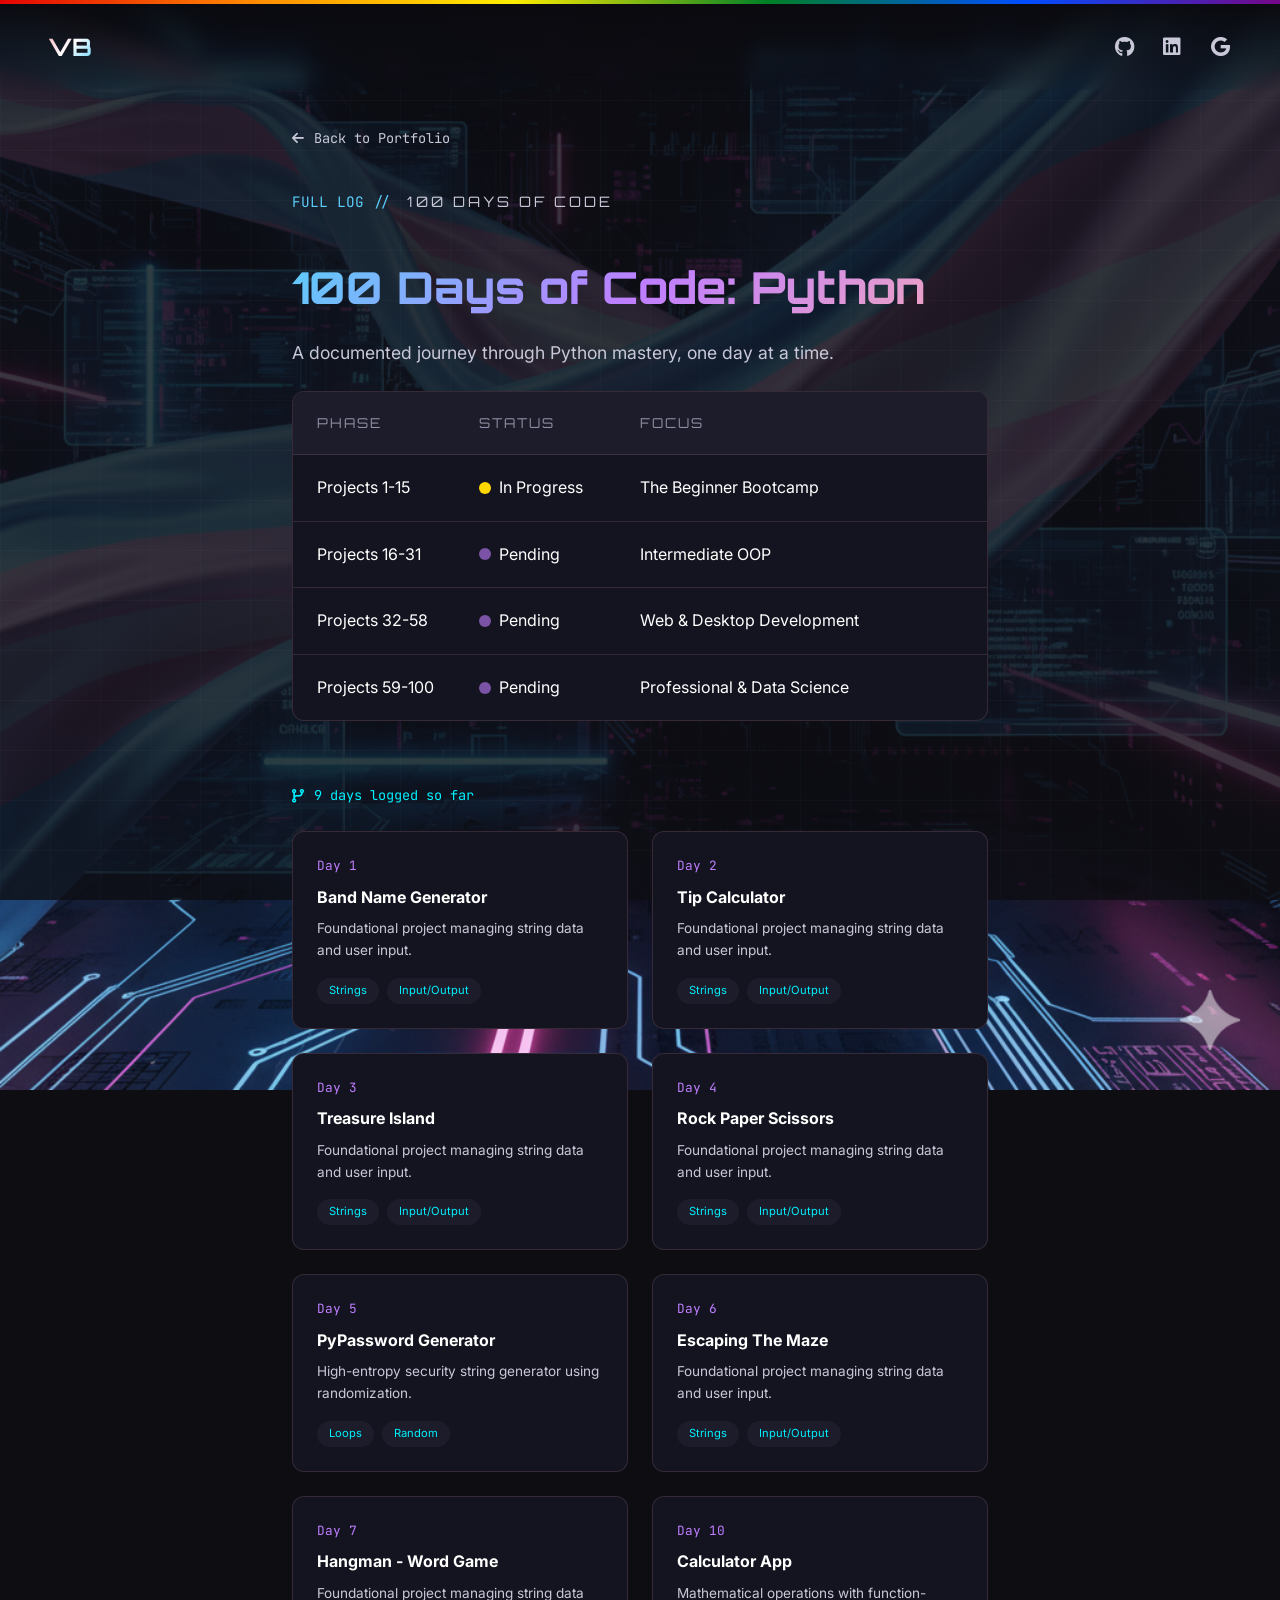
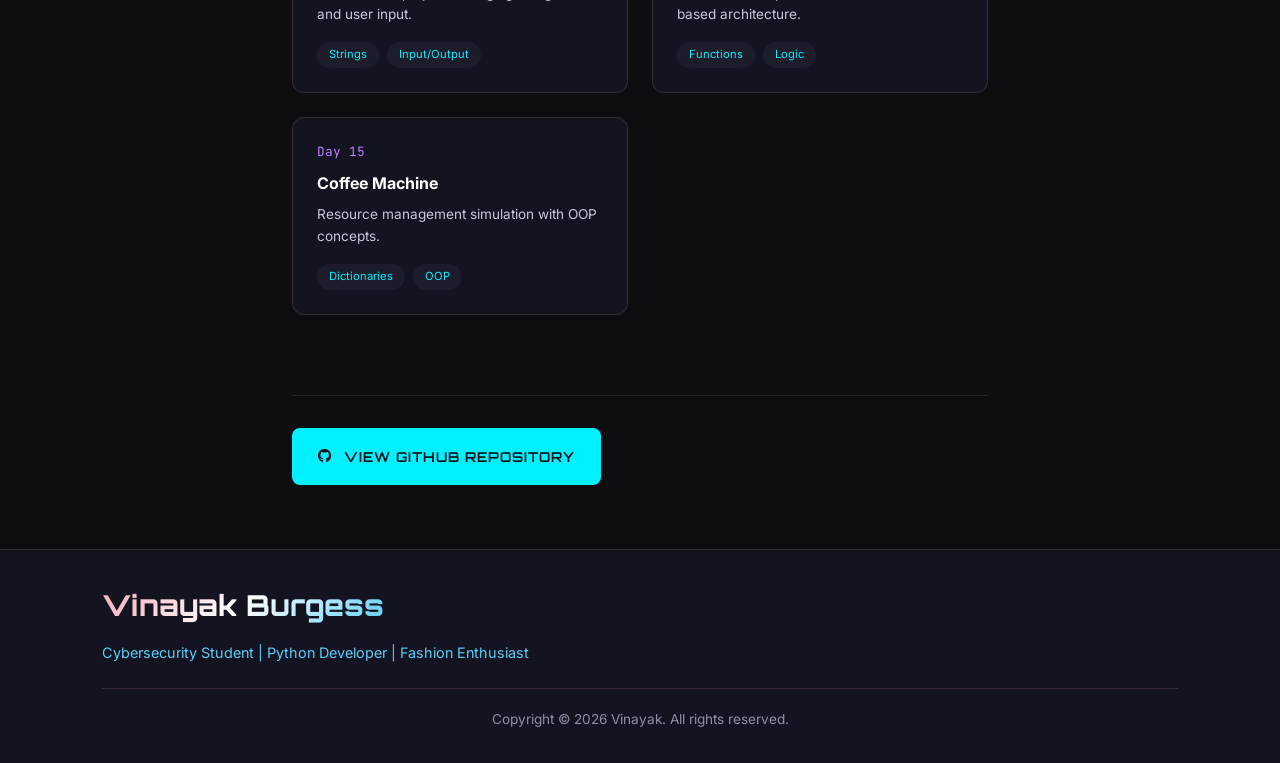
<file: devlog.html>
<!DOCTYPE html>
<html lang="en">
<head>
    <meta charset="UTF-8">
    <meta name="viewport" content="width=device-width, initial-scale=1.0">
    <title>100 Days of Code Devlog | Vinayak Burgess</title>
    <meta name="description" content="Full 100 Days of Code progress log — Vinayak Burgess">
    <meta name="theme-color" content="#0d0d12">

    <link rel="icon" type="image/png" sizes="32x32" href="images/favicon.png" loading="lazy">
    <link rel="stylesheet" href="style.css">
    <link rel="stylesheet" href="https://cdnjs.cloudflare.com/ajax/libs/font-awesome/6.5.1/css/all.min.css">
    <link href="https://fonts.googleapis.com/css2?family=JetBrains+Mono:wght@400;500;600;700&family=Orbitron:wght@400;500;600;700;800;900&family=Inter:wght@300;400;500;600;700&display=swap" rel="stylesheet">
    <link rel="preconnect" href="https://fonts.gstatic.com">
</head>
<body>
    <header class="nav-header">
        <a href="index.html" class="nav-logo" style="cursor:pointer;">VB</a>
        <div class="nav-links" id="nav-social-links"></div>
    </header>

    <main class="case-file-page devlog-page">
        <a href="index.html#progression" class="back-link"><i class="fas fa-arrow-left"></i> Back to Portfolio</a>

        <div class="section-header">
            <span class="section-number">FULL LOG //</span>
            <span class="section-title">100 Days of Code</span>
        </div>
        <h1 class="cf-title" id="devlog-title">100 Days of Code: Python</h1>
        <p class="cf-tagline" id="devlog-subtitle"></p>

        <div class="phases-table" data-testid="phases-table">
            <div class="phase-row header">
                <span>Phase</span>
                <span>Status</span>
                <span>Focus</span>
            </div>
            <div id="phases-table-body"></div>
        </div>

        <div class="devlog-progress-summary" id="devlog-progress-summary"></div>

        <div class="day-cards devlog-day-cards" id="day-cards-list"></div>

        <div class="cf-actions">
            <a href="#" target="_blank" rel="noopener noreferrer" class="btn-view btn-case-file" id="devlog-repo-link">
                <i class="fab fa-github"></i> View GitHub Repository
            </a>
        </div>
    </main>

    <footer class="footer">
        <div class="footer-content">
            <div class="footer-brand">
                <div class="brand-identity">
                    <span class="footer-name" id="footer-name"></span>
                </div>
                <span class="footer-title" id="footer-title"></span>
            </div>
            <div class="footer-bottom">
                <p class="footer-copyright" id="footer-copyright"></p>
            </div>
        </div>
    </footer>

    <script src="data.js"></script>
    <script src="devlog-render.js"></script>
    <script src="script.js"></script>
</body>
</html>

<!-- Copyright (c) 2026 Vinayak. All Rights Reserved. -->
</file>
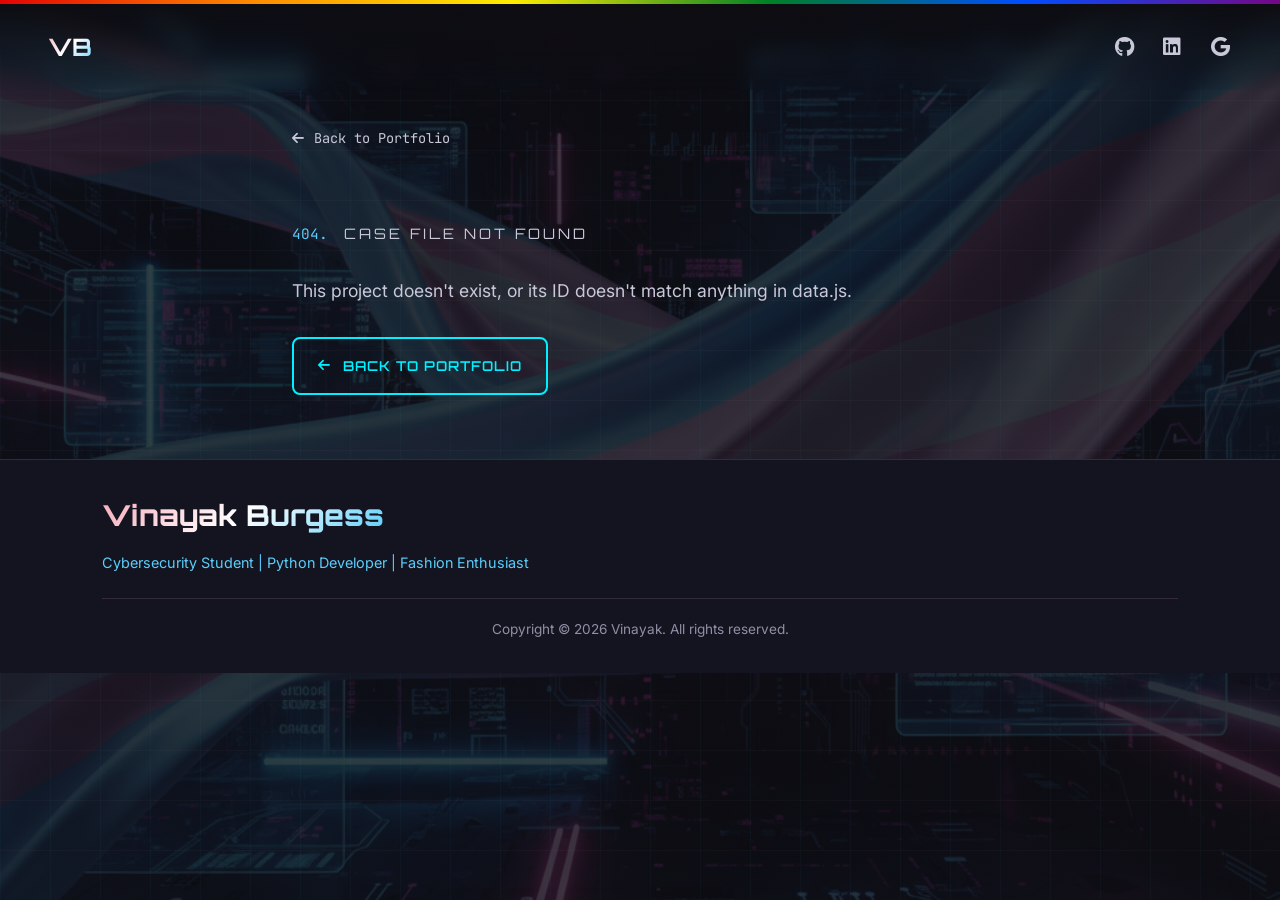
<file: project.html>
<!DOCTYPE html>
<html lang="en">
<head>
    <meta charset="UTF-8">
    <meta name="viewport" content="width=device-width, initial-scale=1.0">
    <title>Case File | Vinayak Burgess</title>
    <meta name="description" content="Project case study — Vinayak Burgess">
    <meta name="theme-color" content="#0d0d12">
    <meta name="robots" content="noindex">

    <link rel="icon" type="image/png" sizes="32x32" href="images/favicon.png" loading="lazy">
    <link rel="stylesheet" href="style.css">
    <link rel="stylesheet" href="https://cdnjs.cloudflare.com/ajax/libs/font-awesome/6.5.1/css/all.min.css">
    <link href="https://fonts.googleapis.com/css2?family=JetBrains+Mono:wght@400;500;600;700&family=Orbitron:wght@400;500;600;700;800;900&family=Inter:wght@300;400;500;600;700&display=swap" rel="stylesheet">
    <link rel="preconnect" href="https://fonts.gstatic.com">
</head>
<body>
    <header class="nav-header">
        <a href="index.html" class="nav-logo" style="cursor:pointer;">VB</a>
        <div class="nav-links" id="nav-social-links"></div>
    </header>

    <main class="case-file-page">
        <a href="index.html#projects" class="back-link"><i class="fas fa-arrow-left"></i> Back to Portfolio</a>

        <div id="case-file-content">
        </div>

        <div id="case-file-not-found" style="display:none;">
            <div class="section-header">
                <span class="section-number">404.</span>
                <span class="section-title">Case File Not Found</span>
            </div>
            <p class="cf-tagline">This project doesn't exist, or its ID doesn't match anything in data.js.</p>
            <a href="index.html#projects" class="btn-view"><i class="fas fa-arrow-left"></i> Back to Portfolio</a>
        </div>
    </main>

    <footer class="footer">
        <div class="footer-content">
            <div class="footer-brand">
                <div class="brand-identity">
                    <span class="footer-name" id="footer-name"></span>
                </div>
                <span class="footer-title" id="footer-title"></span>
            </div>
            <div class="footer-bottom">
                <p class="footer-copyright" id="footer-copyright"></p>
            </div>
        </div>
    </footer>

    <script src="data.js"></script>
    <script src="project-render.js"></script>
    <script src="script.js"></script>
</body>
</html>

<!-- Copyright (c) 2026 Vinayak. All Rights Reserved. -->
</file>
<file: style.css>
/* CSS Variables */
:root {
    --bg-primary: #0d0d12;
    --bg-secondary: #141420;
    --bg-tertiary: #1c1c2a;
    --text-primary: #ffffff;
    --text-secondary: #c8c8d8;
    --text-muted: #8f8fa5;
    
    /* Pride Colors */
    --trans-pink: #F5A9B8;
    --trans-blue: #5BCEFA;
    --trans-white: #FFFFFF;
    
    /* Accent Colors */
    --accent-pink: #FF6B9D;
    --accent-blue: #5BCEFA;
    --accent-cyan: #00F0FF;
    --accent-purple: #BE7EFF;
    --accent-lavender: #E0B0FF;
    
    /* Pride Rainbow */
    --pride-red: #E40303;
    --pride-orange: #FF8C00;
    --pride-yellow: #FFED00;
    --pride-green: #008026;
    --pride-blue: #004DFF;
    --pride-purple: #750787;
    
    /* Gradients */
    --gradient-trans: linear-gradient(135deg, var(--trans-pink), var(--trans-white), var(--trans-blue));
    --gradient-cyber: linear-gradient(135deg, var(--trans-blue), var(--accent-purple), var(--trans-pink));
    --gradient-pride: linear-gradient(90deg, #E40303, #FF8C00, #FFED00, #008026, #004DFF, #750787);
    --gradient-glow: linear-gradient(135deg, rgba(91, 206, 250, 0.3), rgba(190, 126, 255, 0.3), rgba(245, 169, 184, 0.3));
    
    --border-color: rgba(245, 169, 184, 0.15);
    --card-bg: rgba(20, 20, 32, 0.9);
    --font-display: 'Orbitron', sans-serif;
    --font-mono: 'JetBrains Mono', monospace;
    --font-body: 'Inter', sans-serif;
    --transition-smooth: all 0.3s cubic-bezier(0.4, 0, 0.2, 1);
}

/* Reset & Base */
*, *::before, *::after {
    margin: 0;
    padding: 0;
    box-sizing: border-box;
}

html {
    scroll-behavior: smooth;
}

body {
    margin: 0;
    padding: 0;
    font-family: 'Inter', sans-serif;
    color: var(--text-primary);
    
    
    background-image: linear-gradient(rgba(13, 13, 18, 0.8), rgba(13, 13, 18, 0.8)), 
                      url('images/cyber.png');
    background-attachment: fixed;
    background-position: center;
    background-repeat: no-repeat;
    background-size: cover;
    
    line-height: 1.6;
    overflow-x: hidden;
}

body {
    font-family: var(--font-body);
    background-color: var(--bg-primary);
    color: var(--text-primary);
    line-height: 1.6;
    overflow-x: hidden;
    text-rendering: optimizeLegibility;
    -webkit-font-smoothing: antialiased;
}

body::before {
    content: '';
    position: fixed;
    top: 0;
    left: 0;
    width: 100%;
    height: 100%;
    background-image: 
        linear-gradient(rgba(245, 169, 184, 0.03) 1px, transparent 1px),
        linear-gradient(90deg, rgba(91, 206, 250, 0.03) 1px, transparent 1px);
    background-size: 50px 50px;
    pointer-events: none;
    z-index: -1;
}

body::after {
    content: '';
    position: fixed;
    top: 0;
    left: 0;
    width: 100%;
    height: 4px;
    background: var(--gradient-pride);
    z-index: 1001;
}

.bg-scan {
    position: fixed;
    inset: 0;
    pointer-events: none;
    z-index: -1;
    background: linear-gradient(115deg, transparent 42%, rgba(0, 240, 255, 0.045) 50%, transparent 58%);
    background-size: 250% 250%;
    animation: scanSweep 16s ease-in-out infinite;
}

@keyframes scanSweep {
    0%, 100% { background-position: 0% 0%; }
    50% { background-position: 100% 100%; }
}

a {
    text-decoration: none;
    color: inherit;
}

:focus-visible {
    outline: 2px solid var(--accent-cyan);
    outline-offset: 3px;
    border-radius: 2px;
}

@media (prefers-reduced-motion: reduce) {
    *, *::before, *::after {
        animation-duration: 0.001ms !important;
        animation-iteration-count: 1 !important;
        transition-duration: 0.001ms !important;
        scroll-behavior: auto !important;
    }
}

img {
    pointer-events: none;
    user-select: none;
    -webkit-user-drag: none;
}

/* Navigation */
.nav-header {
    position: fixed;
    top: 4px;
    left: 0;
    width: 100%;
    padding: 1.5rem 3rem;
    display: flex;
    justify-content: space-between;
    align-items: center;
    z-index: 1000;
    background: linear-gradient(to bottom, rgba(13, 13, 18, 0.98), transparent);
    backdrop-filter: blur(10px);
}

.nav-logo {
    font-family: var(--font-display);
    font-size: 1.5rem;
    font-weight: 700;
    background: var(--gradient-trans);
    -webkit-background-clip: text;
    -webkit-text-fill-color: transparent;
    background-clip: text;
}

.nav-links {
    display: flex;
    gap: 1.5rem;
}

.nav-links a {
    display: inline-flex;
    align-items: center;
    justify-content: center;
    width: 1.5rem;
    height: 1.5rem;
    font-size: 1.25rem;
    line-height: 1;
    color: var(--text-secondary);
    transition: var(--transition-smooth);
}

.nav-links a:hover {
    color: var(--trans-pink);
    transform: translateY(-2px);
}

/* Sections */
.section {
    min-height: auto;
    padding: 4rem 8%;
    display: flex;
    flex-direction: column;
}

.section-header {
    display: flex;
    align-items: center;
    gap: 1rem;
    margin-bottom: 2rem;
}

.section-number {
    font-family: var(--font-mono);
    font-size: 0.9rem;
    color: var(--trans-blue);
}

.section-title {
    font-family: var(--font-display);
    font-size: 0.9rem;
    text-transform: uppercase;
    letter-spacing: 3px;
    color: var(--text-secondary);
}

@keyframes signalLock {
    0% { opacity: 0; letter-spacing: 9px; filter: blur(3px); }
    55% { opacity: 1; letter-spacing: 1px; filter: blur(0); }
    70% { opacity: 0.55; }
    100% { opacity: 1; letter-spacing: 3px; }
}

.section.animate-in .section-title {
    animation: signalLock 0.7s ease-out both;
}

/* ===== Hero Section ===== */
.hero-section {
    padding-top: 6rem;
    padding-bottom: 3rem;
    min-height: 90vh;
    position: relative;
}

.hero-content {
    display: grid;
    grid-template-columns: 1fr 1fr;
    gap: 3rem;
    align-items: center;
    flex: 1;
}

.hero-left {
    display: flex;
    flex-direction: column;
    gap: 1.5rem;
}

.status-indicator {
    display: flex;
    align-items: center;
    gap: 0.5rem;
    font-family: var(--font-mono);
    font-size: 0.85rem;
    color: var(--trans-pink);
}

.status-dot {
    width: 8px;
    height: 8px;
    background: var(--trans-pink);
    border-radius: 50%;
    animation: pulse 2s infinite;
}

@keyframes pulse {
    0%, 100% { opacity: 1; box-shadow: 0 0 10px var(--trans-pink); }
    50% { opacity: 0.5; box-shadow: 0 0 5px var(--trans-pink); }
}

.location {
    font-size: 0.9rem;
    color: var(--text-muted);
}

.location i {
    color: var(--trans-blue);
    margin-right: 0.5rem;
}

.hero-name {
    display: flex;
    flex-direction: column;
}

.name-first, .name-last {
    font-family: var(--font-display);
    font-size: 4.5rem;
    font-weight: 800;
    line-height: 1.1;
}

.name-first {
    color: var(--text-primary);
}

.name-last {
    background: var(--gradient-trans);
    -webkit-background-clip: text;
    -webkit-text-fill-color: transparent;
    background-clip: text;
}

.terminal-line {
    font-family: var(--font-mono);
    font-size: 1rem;
    color: var(--text-secondary);
    padding: 0.75rem 1rem;
    background: var(--bg-secondary);
    border-left: 3px solid var(--trans-pink);
    border-radius: 0 8px 8px 0;
}

.terminal-prompt {
    color: var(--trans-blue);
}

.terminal-text {
    color: var(--text-primary);
}

.cursor {
    animation: blink 1s infinite;
}

@keyframes blink {
    0%, 50% { opacity: 1; }
    51%, 100% { opacity: 0; }
}

.hero-description {
    font-size: 1.1rem;
    color: var(--text-secondary);
    max-width: 450px;
}

.btn-download {
    display: inline-flex;
    align-items: center;
    gap: 0.75rem;
    padding: 1rem 2rem;
    background: var(--gradient-trans);
    color: var(--bg-primary);
    font-family: var(--font-display);
    font-weight: 600;
    font-size: 0.9rem;
    text-transform: uppercase;
    letter-spacing: 1px;
    border-radius: 50px;
    transition: var(--transition-smooth);
    width: fit-content;
}

.btn-download:hover {
    transform: translateY(-3px);
    box-shadow: 0 10px 30px rgba(245, 169, 184, 0.4);
}

.hero-right {
    display: flex;
    justify-content: center;
    align-items: center;
}

.profile-frame {
    position: relative;
    width: 350px;
    height: 350px;
}

.profile-frame.small {
    width: 200px;
    height: 200px;
}

.frame-outer {
    position: absolute;
    top: 0;
    left: 0;
    width: 100%;
    height: 100%;
    border: 3px solid transparent;
    border-radius: 50%;
    background: var(--gradient-trans);
    background-origin: border-box;
    -webkit-mask: linear-gradient(#fff 0 0) padding-box, linear-gradient(#fff 0 0);
    -webkit-mask-composite: xor;
    mask-composite: exclude;
    animation: rotate 8s linear infinite;
}

@keyframes rotate {
    from { transform: rotate(0deg); }
    to { transform: rotate(360deg); }
}

.frame-inner {
    position: absolute;
    top: 10px;
    left: 10px;
    right: 10px;
    bottom: 10px;
    border: 1px solid rgba(245, 169, 184, 0.3);
    border-radius: 50%;
}

.profile-image {
    width: calc(100% - 30px);
    height: calc(100% - 30px);
    position: absolute;
    top: 15px;
    left: 15px;
    border-radius: 50%;
    object-fit: cover;
    background: var(--bg-tertiary);
}

.scroll-indicator {
    position: absolute;
    bottom: 2rem;
    left: 50%;
    transform: translateX(-50%);
    animation: bounce 2s infinite;
    color: var(--trans-pink);
}

@keyframes bounce {
    0%, 20%, 50%, 80%, 100% { transform: translateX(-50%) translateY(0); }
    40% { transform: translateX(-50%) translateY(-10px); }
    60% { transform: translateX(-50%) translateY(-5px); }
}

/* Profile Section */
.profile-content {
    display: grid;
    grid-template-columns: 1fr 1fr;
    gap: 3rem;
    align-items: start;
}

.code-block {
    background: var(--bg-secondary);
    border-radius: 12px;
    overflow: hidden;
    border: 1px solid var(--border-color);
}

.code-header {
    display: flex;
    align-items: center;
    gap: 0.5rem;
    padding: 1rem;
    background: var(--bg-tertiary);
    border-bottom: 1px solid var(--border-color);
}

.code-dot {
    width: 12px;
    height: 12px;
    border-radius: 50%;
}

.code-dot.red { background: #ff5f56; }
.code-dot.yellow { background: #ffbd2e; }
.code-dot.green { background: #27ca40; }

.code-filename {
    margin-left: 1rem;
    font-family: var(--font-mono);
    font-size: 0.85rem;
    color: var(--text-secondary);
}

.code-content {
    padding: 1.5rem;
    font-family: var(--font-mono);
    font-size: 0.9rem;
    line-height: 1.8;
    white-space: pre-wrap;
    word-break: break-word;
    overflow-x: hidden;
}

.code-content .keyword { color: var(--accent-pink); }
.code-content .class-name { color: var(--accent-cyan); }
.code-content .function { color: #ffd700; }
.code-content .param { color: var(--accent-purple); }
.code-content .attr { color: var(--text-primary); }
.code-content .string { color: #98c379; }

.profile-info h2 {
    font-family: var(--font-display);
    font-size: 2.5rem;
    margin-bottom: 1rem;
    background: var(--gradient-trans);
    -webkit-background-clip: text;
    -webkit-text-fill-color: transparent;
    background-clip: text;
}

.profile-info p {
    color: var(--text-secondary);
    font-size: 1.1rem;
    margin-bottom: 1.5rem;
}

.stats-grid {
    display: grid;
    grid-template-columns: 1fr 1fr;
    gap: 1.5rem;
}

.stat-card {
    background: var(--bg-secondary);
    padding: 2rem;
    border-radius: 12px;
    border: 1px solid var(--border-color);
    text-align: center;
    transition: var(--transition-smooth);
}

.stat-card:hover {
    border-color: var(--trans-pink);
    transform: translateY(-5px);
}

.stat-number {
    display: block;
    font-family: var(--font-display);
    font-size: 3rem;
    font-weight: 700;
    background: var(--gradient-trans);
    -webkit-background-clip: text;
    -webkit-text-fill-color: transparent;
    background-clip: text;
}

.stat-label {
    font-family: var(--font-mono);
    font-size: 0.8rem;
    color: var(--text-muted);
    text-transform: uppercase;
    letter-spacing: 2px;
}

/* Technical Proficiency */
.technical-content {
    display: grid;
    grid-template-columns: 2fr 1fr;
    gap: 3rem;
    min-width: 0;
}

.skills-section {
    display: flex;
    flex-direction: column;
    gap: 1.5rem;
    min-width: 0;
}

.skill-item {
    background: var(--bg-secondary);
    padding: 1.5rem;
    border-radius: 12px;
    border: 1px solid var(--border-color);
    min-width: 0;
}

.skill-header {
    display: flex;
    align-items: center;
    gap: 1rem;
    margin-bottom: 1rem;
}

.skill-icon {
    font-size: 1.5rem;
    color: var(--trans-blue);
}

.skill-name {
    flex: 1;
    font-weight: 600;
}

.skill-level {
    font-family: var(--font-mono);
    font-size: 0.8rem;
    color: var(--trans-pink);
    padding: 0.25rem 0.75rem;
    background: rgba(245, 169, 184, 0.15);
    border-radius: 20px;
}

.progress-container {
    margin-bottom: 0.75rem;
    min-width: 0;
}

.progress-bar {
    height: 8px;
    background: var(--gradient-trans);
    border-radius: 4px;
    margin-bottom: 0.5rem;
    position: relative;
}

.progress-bar::after {
    content: '';
    position: absolute;
    right: 0;
    top: 50%;
    transform: translateY(-50%);
    width: 14px;
    height: 14px;
    background: var(--trans-pink);
    border-radius: 50%;
    box-shadow: 0 0 15px var(--trans-pink);
}

.progress-labels {
    display: flex;
    justify-content: space-between;
    flex-wrap: wrap;
    row-gap: 0.35rem;
    font-size: 0.7rem;
    color: var(--text-muted);
    text-transform: uppercase;
}

.progress-labels span.active {
    color: var(--trans-blue);
    font-weight: 600;
}

.skill-description {
    font-size: 0.9rem;
    color: var(--text-secondary);
    font-style: italic;
}

.skill-description i {
    color: var(--trans-pink);
    margin: 0 0.25rem;
}

.toolbox-section {
    background: var(--bg-secondary);
    padding: 2rem;
    border-radius: 12px;
    border: 1px solid var(--border-color);
}

.toolbox-section h3 {
    font-family: var(--font-display);
    font-size: 1.25rem;
    margin-bottom: 1.5rem;
    color: var(--accent-cyan);
}

.tools-grid {
    display: grid;
    grid-template-columns: repeat(3, 1fr);
    gap: 1rem;
}

.tool-item {
    display: flex;
    flex-direction: column;
    align-items: center;
    gap: 0.5rem;
    padding: 1rem;
    background: var(--bg-tertiary);
    border-radius: 8px;
    transition: var(--transition-smooth);
}

.tool-item:hover {
    background: rgba(0, 240, 255, 0.1);
    transform: translateY(-3px);
}

.tool-item i {
    font-size: 1.75rem;
    color: var(--accent-cyan);
}

.tool-item span {
    font-size: 0.75rem;
    color: var(--text-secondary);
}

/* Timeline (Experience & Education) */
.timeline-content h2 {
    font-family: var(--font-display);
    font-size: 2.5rem;
    margin-bottom: 2rem;
    background: var(--gradient-cyber);
    -webkit-background-clip: text;
    -webkit-text-fill-color: transparent;
    background-clip: text;
}

.timeline {
    position: relative;
    padding-left: 2rem;
}

.timeline::before {
    content: '';
    position: absolute;
    left: 0;
    top: 0;
    bottom: 0;
    width: 2px;
    background: linear-gradient(to bottom, var(--accent-cyan), var(--accent-purple), var(--accent-pink));
}

.timeline-item {
    position: relative;
    padding-bottom: 2rem;
    padding-left: 2rem;
}

.timeline-marker {
    position: absolute;
    left: -2rem;
    top: 0;
    width: 16px;
    height: 16px;
    background: var(--bg-primary);
    border: 3px solid var(--accent-cyan);
    border-radius: 50%;
    transform: translateX(-50%);
}

.timeline-item.current .timeline-marker {
    background: var(--accent-cyan);
    box-shadow: 0 0 20px var(--accent-cyan);
}

.timeline-date {
    font-family: var(--font-mono);
    font-size: 0.85rem;
    color: var(--accent-purple);
    margin-bottom: 0.5rem;
}

.timeline-details h3 {
    font-size: 1.25rem;
    font-weight: 600;
    margin-bottom: 0.25rem;
}

.timeline-details .company {
    color: var(--accent-cyan);
    font-size: 0.95rem;
    margin-bottom: 0.5rem;
}

.timeline-details .description {
    color: var(--text-secondary);
    font-size: 0.9rem;
}

/* Projects */
.projects-content h2 {
    font-family: var(--font-display);
    font-size: 2.5rem;
    margin-bottom: 2rem;
    background: var(--gradient-cyber);
    -webkit-background-clip: text;
    -webkit-text-fill-color: transparent;
    background-clip: text;
}

.project-card {
    background: var(--bg-secondary);
    border: 1px solid var(--border-color);
    border-radius: 12px;
    padding: 2rem;
    display: flex;
    justify-content: space-between;
    align-items: center;
    gap: 2rem;
    transition: var(--transition-smooth);
}

.project-card:hover {
    border-color: var(--accent-cyan);
    transform: translateY(-6px) scale(1.008);
    box-shadow: 0 16px 40px rgba(0, 240, 255, 0.12);
}

.project-info h3 {
    font-size: 1.5rem;
    margin-bottom: 0.75rem;
}

.project-info p {
    color: var(--text-secondary);
    margin-bottom: 1rem;
}

.project-tags {
    display: flex;
    gap: 0.75rem;
    flex-wrap: wrap;
}

.tag {
    padding: 0.4rem 1rem;
    background: var(--bg-tertiary);
    border-radius: 20px;
    font-size: 0.8rem;
    color: var(--accent-cyan);
    border: 1px solid rgba(0, 240, 255, 0.3);
}

.tag i {
    margin-right: 0.5rem;
}

.btn-view {
    display: inline-flex;
    align-items: center;
    gap: 0.75rem;
    padding: 1rem 1.5rem;
    background: transparent;
    border: 2px solid var(--accent-cyan);
    color: var(--accent-cyan);
    font-family: var(--font-display);
    font-weight: 600;
    font-size: 0.85rem;
    text-transform: uppercase;
    letter-spacing: 1px;
    border-radius: 8px;
    transition: var(--transition-smooth);
    white-space: nowrap;
}

.btn-view:hover {
    background: var(--accent-cyan);
    color: var(--bg-primary);
    box-shadow: 0 0 20px rgba(0, 240, 255, 0.4);
}

.project-actions {
    display: flex;
    flex-direction: column;
    gap: 0.75rem;
    justify-content: center;
    flex-shrink: 0;
}

.btn-case-file {
    background: var(--accent-cyan);
    color: var(--bg-primary);
}

.btn-case-file:hover {
    background: transparent;
    color: var(--accent-cyan);
    box-shadow: 0 0 20px rgba(0, 240, 255, 0.4);
}

/* Progression Log */
.progression-content h2 {
    font-family: var(--font-display);
    font-size: 2.5rem;
    margin-bottom: 0.5rem;
    background: var(--gradient-cyber);
    -webkit-background-clip: text;
    -webkit-text-fill-color: transparent;
    background-clip: text;
}

.progression-content h2 i {
    -webkit-text-fill-color: var(--accent-cyan);
}

.progression-subtitle {
    color: var(--text-secondary);
    margin-bottom: 2rem;
}

.phases-table {
    background: var(--bg-secondary);
    border-radius: 12px;
    overflow: hidden;
    margin-bottom: 2rem;
    border: 1px solid var(--border-color);
}

.phase-row {
    display: grid;
    grid-template-columns: 1fr 1fr 2fr;
    padding: 1.25rem 1.5rem;
    border-bottom: 1px solid var(--border-color);
}

.phase-row:last-child {
    border-bottom: none;
}

.phase-row.header {
    background: var(--bg-tertiary);
    font-family: var(--font-display);
    font-size: 0.85rem;
    text-transform: uppercase;
    letter-spacing: 2px;
    color: var(--text-muted);
}

.phase-row .status {
    display: flex;
    align-items: center;
    gap: 0.5rem;
}

.status-dot.yellow {
    width: 12px;
    height: 12px;
    background: #ffd700;
    border-radius: 50%;
    animation: none;
}

.status-dot.purple {
    width: 12px;
    height: 12px;
    background: var(--accent-purple);
    border-radius: 50%;
    opacity: 0.6;
}

.status-dot.green {
    width: 12px;
    height: 12px;
    background: #3ddc84;
    border-radius: 50%;
    animation: none;
}

.day-cards {
    display: grid;
    grid-template-columns: repeat(4, 1fr);
    gap: 1.5rem;
    margin-bottom: 2rem;
}

.day-card {
    background: var(--bg-secondary);
    border: 1px solid var(--border-color);
    border-radius: 12px;
    padding: 1.5rem;
    transition: var(--transition-smooth);
}

.day-card:hover {
    border-color: var(--accent-cyan);
    transform: translateY(-6px) scale(1.008);
}

.day-number {
    font-family: var(--font-mono);
    font-size: 0.8rem;
    color: var(--accent-purple);
    margin-bottom: 0.5rem;
    display: block;
}

.day-card h4 {
    font-size: 1rem;
    margin-bottom: 0.5rem;
}

.day-card p {
    font-size: 0.85rem;
    color: var(--text-secondary);
    margin-bottom: 1rem;
}

.day-tags {
    display: flex;
    gap: 0.5rem;
    flex-wrap: wrap;
}

.day-tags span {
    padding: 0.25rem 0.75rem;
    background: var(--bg-tertiary);
    border-radius: 15px;
    font-size: 0.7rem;
    color: var(--accent-cyan);
}

.progression-actions {
    display: flex;
    justify-content: center;
    gap: 1rem;
    flex-wrap: wrap;
}

/* Affiliations */
.affiliations-content h2 {
    font-family: var(--font-display);
    font-size: 2.5rem;
    margin-bottom: 2rem;
    background: var(--gradient-cyber);
    -webkit-background-clip: text;
    -webkit-text-fill-color: transparent;
    background-clip: text;
}

.affiliations-grid {
    display: grid;
    grid-template-columns: repeat(4, 1fr);
    gap: 1.5rem;
    margin-bottom: 2rem;
}

.affiliation-card {
    background: var(--bg-secondary);
    border: 1px solid var(--border-color);
    border-radius: 12px;
    padding: 2rem;
    text-align: center;
    transition: var(--transition-smooth);
}

.affiliation-card:hover {
    border-color: var(--accent-cyan);
    transform: translateY(-5px);
}

.affiliation-icon {
    width: 60px;
    height: 60px;
    margin: 0 auto 1rem;
    display: flex;
    align-items: center;
    justify-content: center;
    background: var(--bg-tertiary);
    border-radius: 50%;
}

.affiliation-icon i {
    font-size: 1.5rem;
    color: var(--accent-cyan);
}

.affiliation-card h3 {
    font-size: 1rem;
    margin-bottom: 0.5rem;
}

.member-since {
    font-size: 0.85rem;
    color: var(--text-secondary);
    margin-bottom: 0.75rem;
}

.verified {
    display: inline-flex;
    align-items: center;
    gap: 0.5rem;
    font-size: 0.75rem;
    color: #00ff88;
    text-transform: uppercase;
    letter-spacing: 1px;
}

.google-dev-btn-container {
    display: flex;
    justify-content: center;
}

.btn-google-dev {
    display: inline-flex;
    align-items: center;
    gap: 0.75rem;
    padding: 1rem 2rem;
    background: linear-gradient(135deg, #4285f4, #ea4335, #fbbc05, #34a853);
    background-size: 300% 300%;
    animation: gradientShift 5s ease infinite;
    color: white;
    font-family: var(--font-display);
    font-weight: 600;
    font-size: 0.9rem;
    text-transform: uppercase;
    letter-spacing: 1px;
    border-radius: 50px;
    transition: var(--transition-smooth);
}

@keyframes gradientShift {
    0% { background-position: 0% 50%; }
    50% { background-position: 100% 50%; }
    100% { background-position: 0% 50%; }
}

.btn-google-dev:hover {
    transform: translateY(-3px);
    box-shadow: 0 10px 30px rgba(66, 133, 244, 0.4);
}

/* Connect Section */
.connect-content {
    text-align: center;
    color: var(--accent-blue);
    font-family: 'Orbitron', sans-serif;
    font-size: 1.5rem;
    text-transform: uppercase;
    letter-spacing: 2px;
    margin-bottom: 10px;
}

.connect-content h2 {
    font-family: var(--font-display);
    font-size: 2.5rem;
    margin-bottom: 2rem;
    background: var(--gradient-cyber);
    -webkit-background-clip: text;
    -webkit-text-fill-color: transparent;
    background-clip: text;
}

.connect-profile {
    display: flex;
    justify-content: center;
    margin-bottom: 3rem;
}

.uplinks-grid {
    display: grid;
    grid-template-columns: repeat(3, 1fr);
    gap: 2rem;
    max-width: 900px;
    margin: 0 auto;
}

.uplink-card {
    background: var(--bg-secondary);
    border: 1px solid var(--border-color);
    border-radius: 12px;
    padding: 2rem;
    text-align: center;
    transition: var(--transition-smooth);
}

.uplink-card:hover {
    border-color: var(--accent-cyan);
    transform: translateY(-5px);
}

.uplink-label {
    font-family: var(--font-mono);
    font-size: 0.75rem;
    color: var(--accent-purple);
    text-transform: uppercase;
    letter-spacing: 2px;
    display: block;
    margin-bottom: 1rem;
}

.qr-container {
    width: 150px;
    height: 150px;
    margin: 0 auto 1rem;
    background: white;
    padding: 10px;
    border-radius: 8px;
    display: flex;
    align-items: center;
    justify-content: center;
}

.qr-container canvas, .qr-container img {
    width: 100% !important;
    height: 100% !important;
}

.uplink-info {
    display: flex;
    align-items: center;
    justify-content: center;
    gap: 0.5rem;
    margin-bottom: 1rem;
}

.uplink-info i {
    font-size: 1.25rem;
    color: var(--accent-cyan);
}

.uplink-info span {
    font-weight: 600;
}

.connect-link {
    display: inline-flex;
    align-items: center;
    gap: 0.5rem;
    color: var(--accent-cyan);
    font-size: 0.9rem;
    transition: var(--transition-smooth);
}

.connect-link:hover {
    color: var(--accent-pink);
}

/* Footer */
.footer {
    background: var(--bg-secondary);
    border-top: 1px solid var(--border-color);
    padding: 2rem 8%;
}

.footer-content {
    max-width: 1200px;
    margin: 0 auto;
}

.footer-brand {
    display: flex;
    align-items: center;
    justify-content: center;
    margin-bottom: 1.5rem;
}

.brand-identity {
    display: flex;
    align-items: center;
    gap: 15px;
    margin-bottom: 0.5rem;
}

.footer-logo-container {
    width: 50px;
    height: 50px;
    border-radius: 50%;
    overflow: hidden;
    border: 2px solid var(--accent-blue);
    flex-shrink: 0;
}

.footer-profile-img {
    width: 100%;
    height: 100%;
    object-fit: cover;
}

.footer-brand {
    display: flex;
    flex-direction: column;
    align-items: flex-start; /* Aligns everything to the left */
    margin-bottom: 1.5rem;
}

.footer-initials {
    width: 60px;
    height: 60px;
    display: flex;
    align-items: center;
    justify-content: center;
    background: var(--gradient-cyber);
    border-radius: 50%;
    font-family: var(--font-display);
    font-size: 1.5rem;
    font-weight: 700;
    color: var(--bg-primary);
}

.footer-info {
    display: flex;
    flex-direction: column;
}

.footer-name {
    font-family: 'Orbitron', sans-serif;
    font-size: 1.8rem;
    font-weight: 800;
    margin: 0;
    background: var(--gradient-trans);
    -webkit-background-clip: text;
    -webkit-text-fill-color: transparent;
    background-clip: text;
    display: inline-block;
}

.footer-title {
    color: var(--accent-blue);
    font-size: 0.9rem;
    margin-top: 5px;
}

.footer-bottom {
    border-top: 1px solid var(--border-color);
    padding-top: 1.25rem;
    text-align: center;
}

.footer-tagline {
    font-style: italic;
    color: var(--text-secondary);
    margin-bottom: 0.5rem;
}

.footer-copyright {
    font-size: 0.85rem;
    color: var(--text-muted);
}


/* Project Case File Page */
.case-file-page {
    max-width: 900px;
    margin: 0 auto;
    padding: 8rem 8% 4rem;
    display: flex;
    flex-direction: column;
}

.back-link {
    display: inline-flex;
    align-items: center;
    gap: 0.6rem;
    font-family: var(--font-mono);
    font-size: 0.85rem;
    color: var(--text-secondary);
    margin-bottom: 2.5rem;
    transition: var(--transition-smooth);
    width: fit-content;
}

.back-link:hover {
    color: var(--accent-cyan);
    transform: translateX(-4px);
}

.cf-title {
    font-family: var(--font-display);
    font-size: 2.75rem;
    font-weight: 800;
    background: var(--gradient-cyber);
    -webkit-background-clip: text;
    -webkit-text-fill-color: transparent;
    background-clip: text;
    margin: 0.5rem 0 1rem;
}

.cf-tagline {
    font-size: 1.1rem;
    color: var(--text-secondary);
    max-width: 60ch;
    margin-bottom: 1.5rem;
}

.cf-meta {
    display: flex;
    gap: 1.5rem;
    font-family: var(--font-mono);
    font-size: 0.85rem;
    color: var(--text-muted);
    margin-bottom: 1.5rem;
}

.cf-meta span {
    display: flex;
    align-items: center;
    gap: 0.5rem;
}

.cf-meta i {
    color: var(--accent-purple);
}

.cf-stack {
    display: flex;
    flex-wrap: wrap;
    gap: 0.75rem;
    margin-bottom: 2.5rem;
}

.cf-visual {
    margin-bottom: 3rem;
}

.cf-visual-image img {
    width: 100%;
    border-radius: 12px;
    border: 1px solid var(--border-color);
    display: block;
}

.cf-body {
    display: flex;
    flex-direction: column;
    gap: 2.5rem;
}

.cf-section h2 {
    font-family: var(--font-display);
    font-size: 1.1rem;
    text-transform: uppercase;
    letter-spacing: 2px;
    color: var(--accent-cyan);
    margin-bottom: 0.9rem;
    padding-bottom: 0.6rem;
    border-bottom: 1px solid var(--border-color);
}

.cf-section p {
    color: var(--text-secondary);
    line-height: 1.8;
    max-width: 70ch;
}

.cf-list {
    list-style: none;
    padding: 0;
    margin: 0;
    display: flex;
    flex-direction: column;
    gap: 0.75rem;
}

.cf-list li {
    position: relative;
    padding-left: 1.5rem;
    color: var(--text-secondary);
    line-height: 1.7;
    max-width: 70ch;
}

.cf-list li::before {
    content: '>';
    position: absolute;
    left: 0;
    color: var(--accent-pink);
    font-family: var(--font-mono);
    font-weight: 700;
}

.cf-empty-note {
    color: var(--text-muted);
    font-style: italic;
}

.cf-actions {
    display: flex;
    gap: 1rem;
    flex-wrap: wrap;
    margin-top: 3rem;
    padding-top: 2rem;
    border-top: 1px solid var(--border-color);
}

#case-file-not-found {
    padding-top: 2rem;
}

#case-file-not-found .cf-tagline {
    margin-bottom: 2rem;
}

.devlog-progress-summary {
    font-family: var(--font-mono);
    font-size: 0.85rem;
    color: var(--accent-cyan);
    display: flex;
    align-items: center;
    gap: 0.6rem;
    margin: 2rem 0 1.5rem;
}

.devlog-day-cards {
    grid-template-columns: repeat(2, 1fr);
}

@media (max-width: 600px) {
    .devlog-day-cards {
        grid-template-columns: 1fr;
    }
}

@media (max-width: 768px) {
    .case-file-page {
        padding: 7rem 6% 3rem;
    }

    .cf-title {
        font-size: 2rem;
    }

    .cf-meta {
        flex-wrap: wrap;
        gap: 1rem;
    }
}

@media (max-width: 1200px) {
    .technical-content {
        grid-template-columns: 1fr;
    }
    
    .day-cards {
        grid-template-columns: repeat(2, 1fr);
    }
    
    .affiliations-grid {
        grid-template-columns: repeat(2, 1fr);
    }
}

@media (max-width: 992px) {
    .hero-content {
        grid-template-columns: 1fr;
        text-align: center;
    }
    
    .hero-left {
        align-items: center;
    }
    
    .profile-content {
        grid-template-columns: 1fr;
    }
    
    .uplinks-grid {
        grid-template-columns: repeat(2, 1fr);
    }
}

@media (max-width: 768px) {
    .section {
        padding: 3rem 5%;
    }

    .hero-section {
        padding-top: 7rem;
    }
    
    .name-first, .name-last {
        font-size: 3rem;
    }
    
    .stats-grid {
        grid-template-columns: 1fr;
    }
    
    .tools-grid {
        grid-template-columns: repeat(2, 1fr);
    }
    
    .project-card {
        flex-direction: column;
        text-align: center;
    }
    
    .day-cards {
        grid-template-columns: 1fr;
    }
    
    .affiliations-grid {
        grid-template-columns: 1fr;
    }
    
    .uplinks-grid {
        grid-template-columns: 1fr;
    }
    
    .phase-row {
        grid-template-columns: 1fr;
        gap: 0.5rem;
        text-align: center;
    }
}

@media (max-width: 480px) {
    .nav-header {
        padding: 1rem 1.5rem;
    }

    .nav-links {
        gap: 1.25rem;
    }

    .nav-links a {
        width: 2.25rem;
        height: 2.25rem;
    }
    
    .name-first, .name-last {
        font-size: 2.25rem;
    }

    .profile-frame {
        width: min(250px, 65vw);
        height: min(250px, 65vw);
    }

    .progress-labels {
        font-size: 0.62rem;
    }

    .btn-view {
        white-space: normal;
        text-align: center;
        justify-content: center;
    }
}

/* Copyright (c) 2026 Vinayak. All Rights Reserved.  */
</file>
